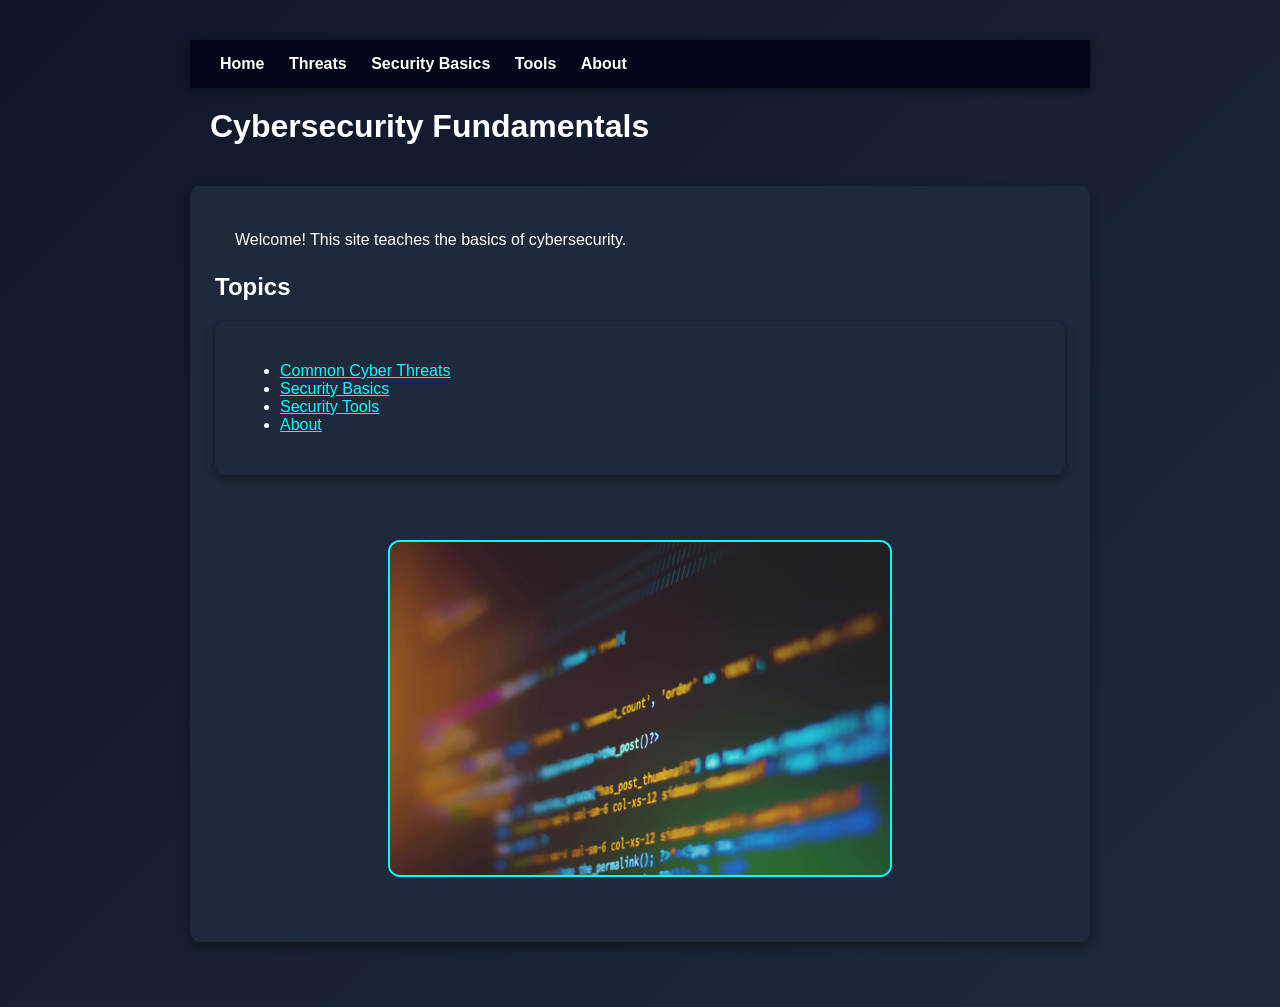
<file: index.html>
<!DOCTYPE html>
<html>

<main>
  
<nav>
<a href="index.html">Home</a>
<a href="threats.html">Threats</a>
<a href="security-basics.html">Security Basics</a>
<a href="tools.html">Tools</a>
<a href="about.html">About</a>
</nav>

<head>
  <title>Cybersecurity Fundamentals</title>
  <link rel="stylesheet" href="styles.css">
</head>

<body>

<h1>Cybersecurity Fundamentals</h1>
<section>
<p>Welcome! This site teaches the basics of cybersecurity.</p>

<h2>Topics</h2>

  <section>
<ul>
<li><a href="threats.html">Common Cyber Threats</a></li>
<li><a href="security-basics.html">Security Basics</a></li>
<li><a href="tools.html">Security Tools</a></li>
<li><a href="about.html">About</a></li>
</ul>
    </section>


<div class="footer-image-container">
    <img src="images/codescreen.jpg" alt="Cybersecurity illustration" class="centered-footer-img">
</div>

</body>

</main>

</html>
</file>
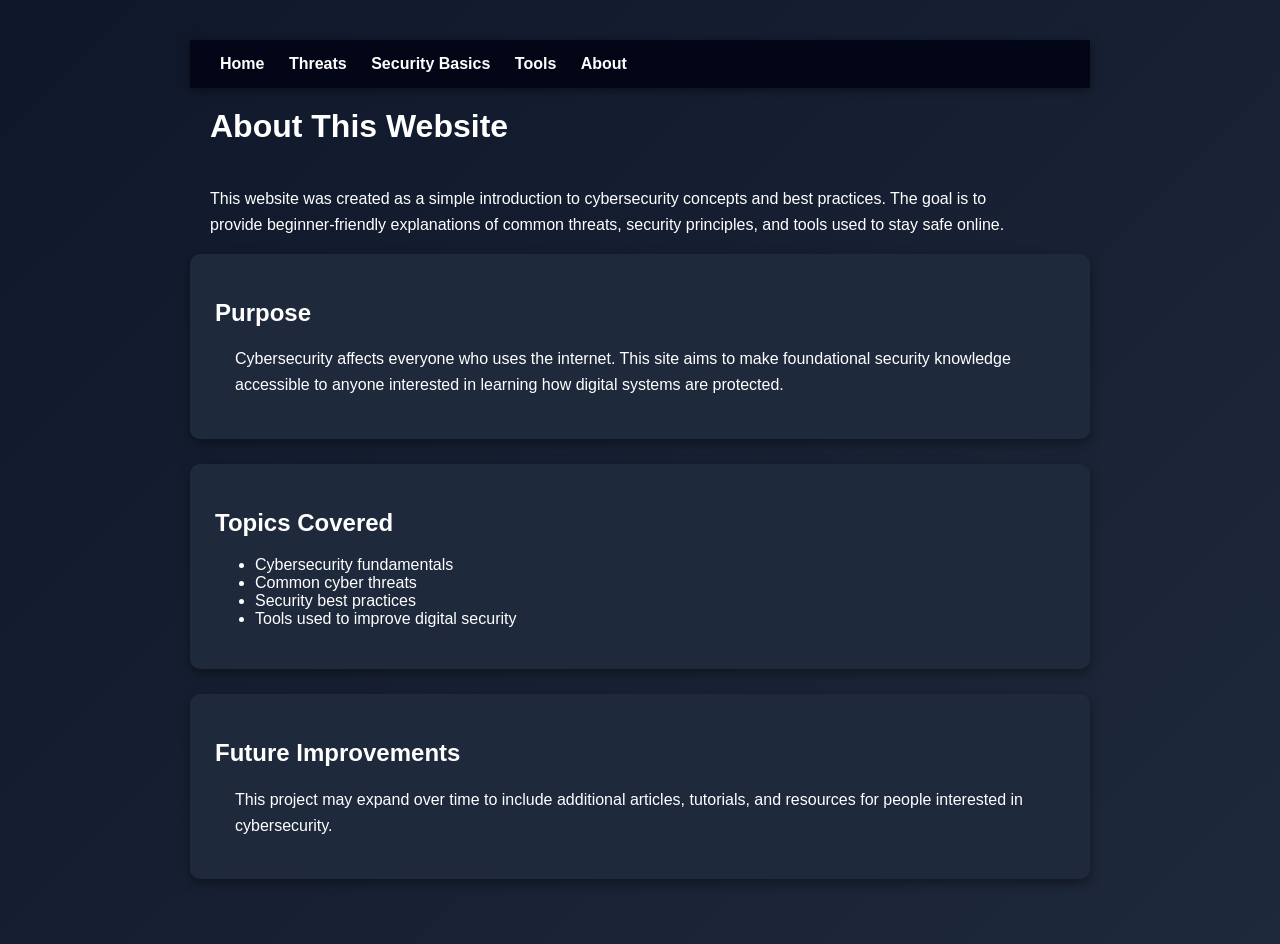
<file: about.html>
<!DOCTYPE html>
<html>

<main>
  
<head>
<title>About</title>
<link rel="stylesheet" href="styles.css">
</head>

<body>

<nav>
<a href="index.html">Home</a>
<a href="threats.html">Threats</a>
<a href="security-basics.html">Security Basics</a>
<a href="tools.html">Tools</a>
<a href="about.html">About</a>
</nav>

<h1>About This Website</h1>

<p>This website was created as a simple introduction to cybersecurity concepts and best practices. The goal is to provide beginner-friendly explanations of common threats, security principles, and tools used to stay safe online.</p>

<section>
<h2>Purpose</h2>
<p>Cybersecurity affects everyone who uses the internet. This site aims to make foundational security knowledge accessible to anyone interested in learning how digital systems are protected.</p>
</section>
  
<section>
<h2>Topics Covered</h2>
<ul>
<li>Cybersecurity fundamentals</li>
<li>Common cyber threats</li>
<li>Security best practices</li>
<li>Tools used to improve digital security</li>
</ul>
</section>
  
<section>
<h2>Future Improvements</h2>
<p>This project may expand over time to include additional articles, tutorials, and resources for people interested in cybersecurity.</p>
</section>
  
</body>
</main>
</html>
</file>
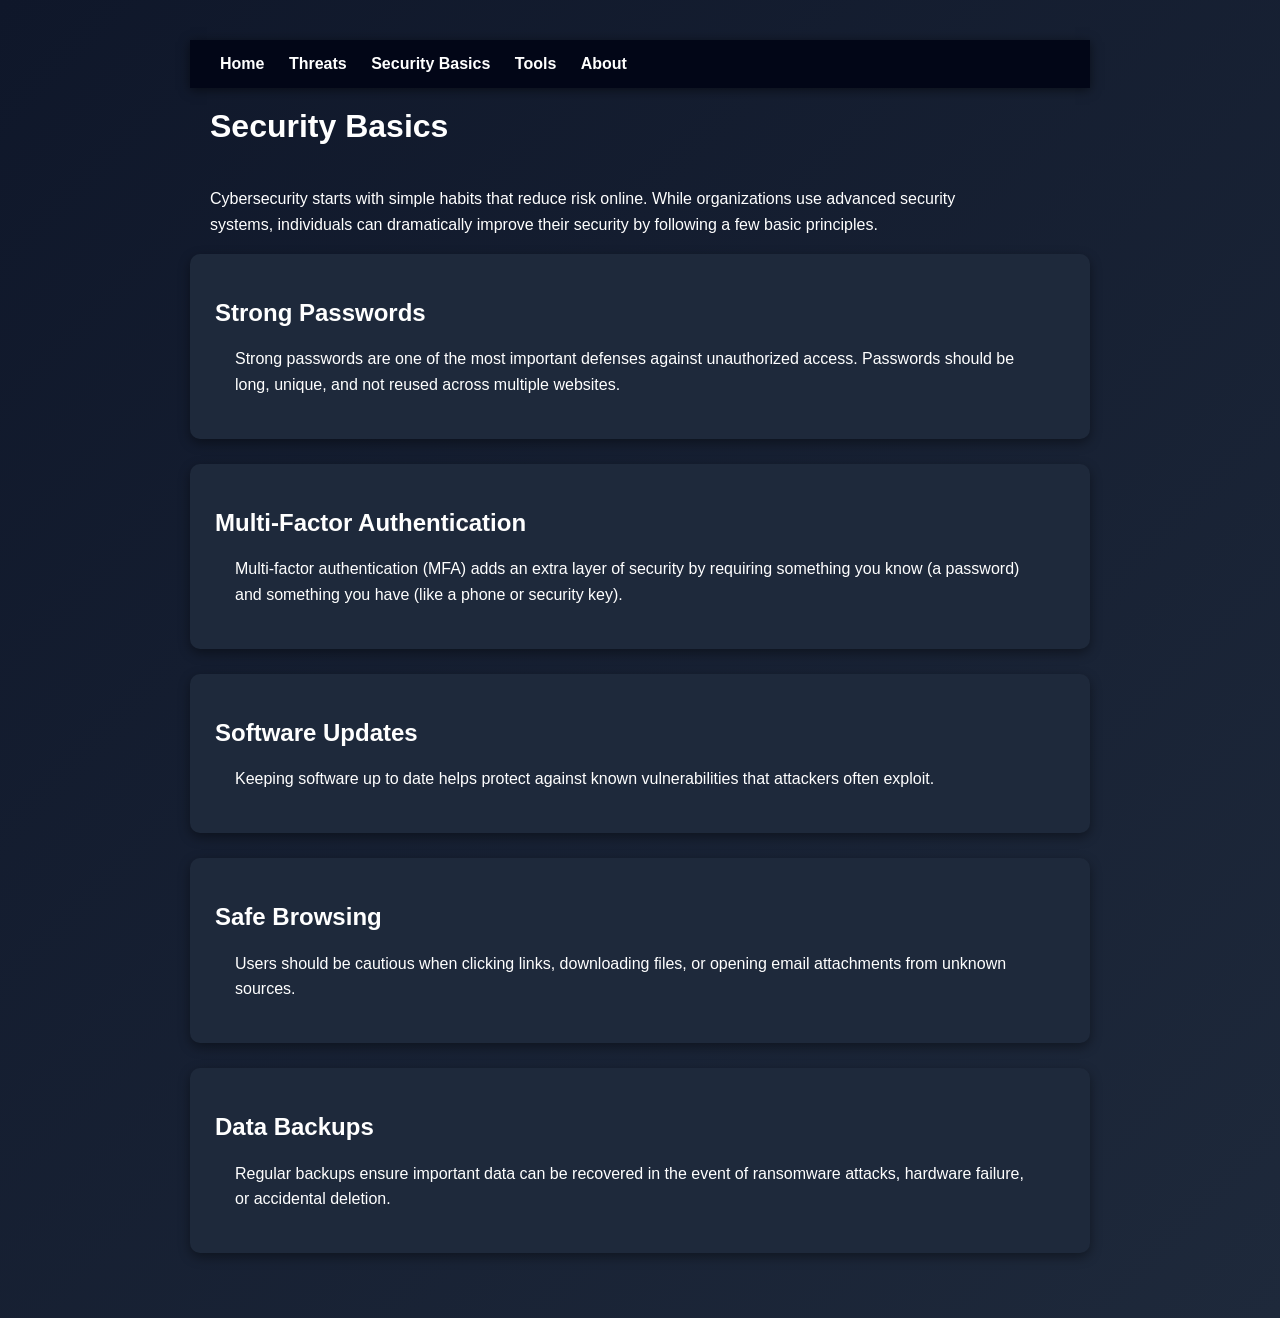
<file: security-basics.html>
<!DOCTYPE html>
<html>

<main>
  
<head>
<title>Security Basics</title>
<link rel="stylesheet" href="styles.css">
</head>

<body>

<nav>
<a href="index.html">Home</a>
<a href="threats.html">Threats</a>
<a href="security-basics.html">Security Basics</a>
<a href="tools.html">Tools</a>
<a href="about.html">About</a>
</nav>

<h1>Security Basics</h1>

<p>Cybersecurity starts with simple habits that reduce risk online. While organizations use advanced security systems, individuals can dramatically improve their security by following a few basic principles.</p>

<section>
<h2>Strong Passwords</h2>
<p>Strong passwords are one of the most important defenses against unauthorized access. Passwords should be long, unique, and not reused across multiple websites.</p>
</section>
  
<section>
<h2>Multi-Factor Authentication</h2>
<p>Multi-factor authentication (MFA) adds an extra layer of security by requiring something you know (a password) and something you have (like a phone or security key).</p>
</section>

<section>
<h2>Software Updates</h2>
<p>Keeping software up to date helps protect against known vulnerabilities that attackers often exploit.</p>
</section>

<section>
<h2>Safe Browsing</h2>
<p>Users should be cautious when clicking links, downloading files, or opening email attachments from unknown sources.</p>
</section>

<section>
<h2>Data Backups</h2>
<p>Regular backups ensure important data can be recovered in the event of ransomware attacks, hardware failure, or accidental deletion.</p>
</section>

</body>
</main>
</html>
</file>
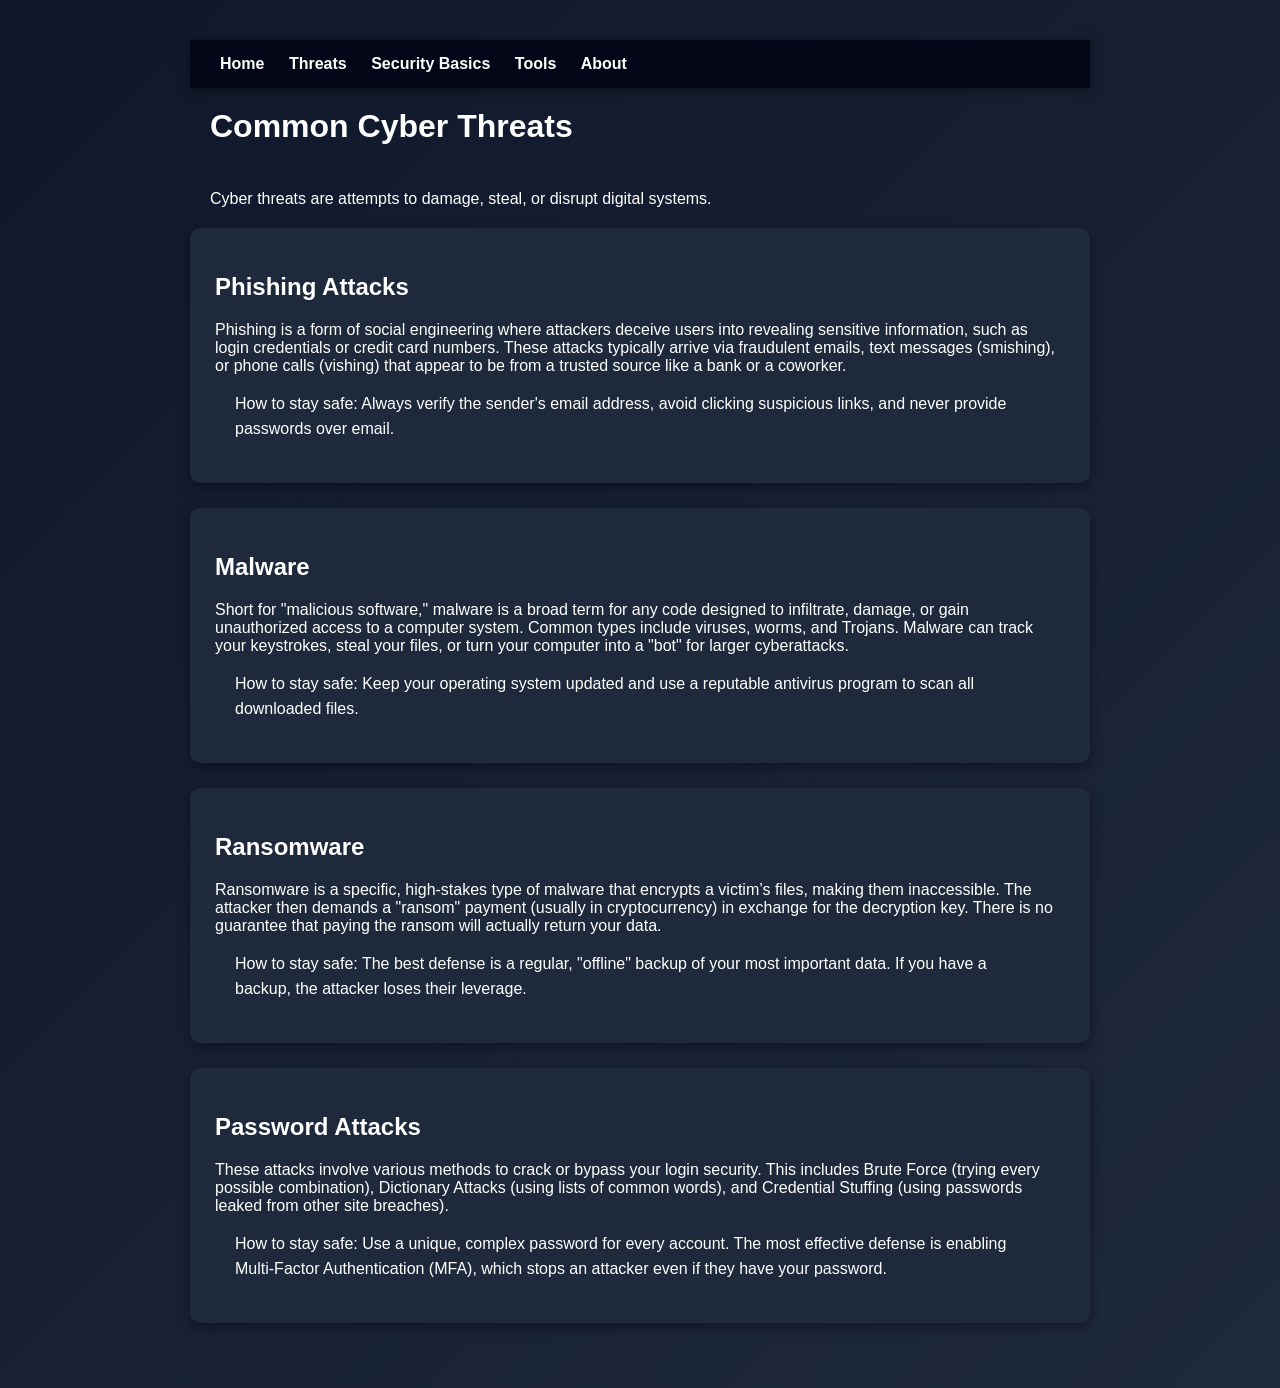
<file: threats.html>
<!DOCTYPE html>
<html>

<main>
<nav>
<a href="index.html">Home</a>
<a href="threats.html">Threats</a>
<a href="security-basics.html">Security Basics</a>
<a href="tools.html">Tools</a>
<a href="about.html">About</a>
</nav>
  
<head>
  <title>Common Cyber Threats</title>
  <link rel="stylesheet" href="styles.css">
</head>

<body>

<h1>Common Cyber Threats</h1>
<p>Cyber threats are attempts to damage, steal, or disrupt digital systems.</p>

<section>
<h2>Phishing Attacks</h2>
Phishing is a form of social engineering where attackers deceive users into revealing sensitive information, such as login credentials or credit card numbers. These attacks typically arrive via fraudulent emails, text messages (smishing), or phone calls (vishing) that appear to be from a trusted source like a bank or a coworker.
<p>How to stay safe: Always verify the sender's email address, avoid clicking suspicious links, and never provide passwords over email.</p>
</section>
  
<section>
<h2>Malware</h2>
Short for "malicious software," malware is a broad term for any code designed to infiltrate, damage, or gain unauthorized access to a computer system. Common types include viruses, worms, and Trojans. Malware can track your keystrokes, steal your files, or turn your computer into a "bot" for larger cyberattacks.
<p>How to stay safe: Keep your operating system updated and use a reputable antivirus program to scan all downloaded files.</p>
</section>
  
<section>
<h2>Ransomware</h2>
Ransomware is a specific, high-stakes type of malware that encrypts a victim’s files, making them inaccessible. The attacker then demands a "ransom" payment (usually in cryptocurrency) in exchange for the decryption key. There is no guarantee that paying the ransom will actually return your data.
<p>How to stay safe: The best defense is a regular, "offline" backup of your most important data. If you have a backup, the attacker loses their leverage.</p>
</section>
  
<section>
<h2>Password Attacks</h2>
These attacks involve various methods to crack or bypass your login security. This includes Brute Force (trying every possible combination), Dictionary Attacks (using lists of common words), and Credential Stuffing (using passwords leaked from other site breaches).
<p>How to stay safe: Use a unique, complex password for every account. The most effective defense is enabling Multi-Factor Authentication (MFA), which stops an attacker even if they have your password.</p>
</section>

</body>
</main> 
</html>
</file>
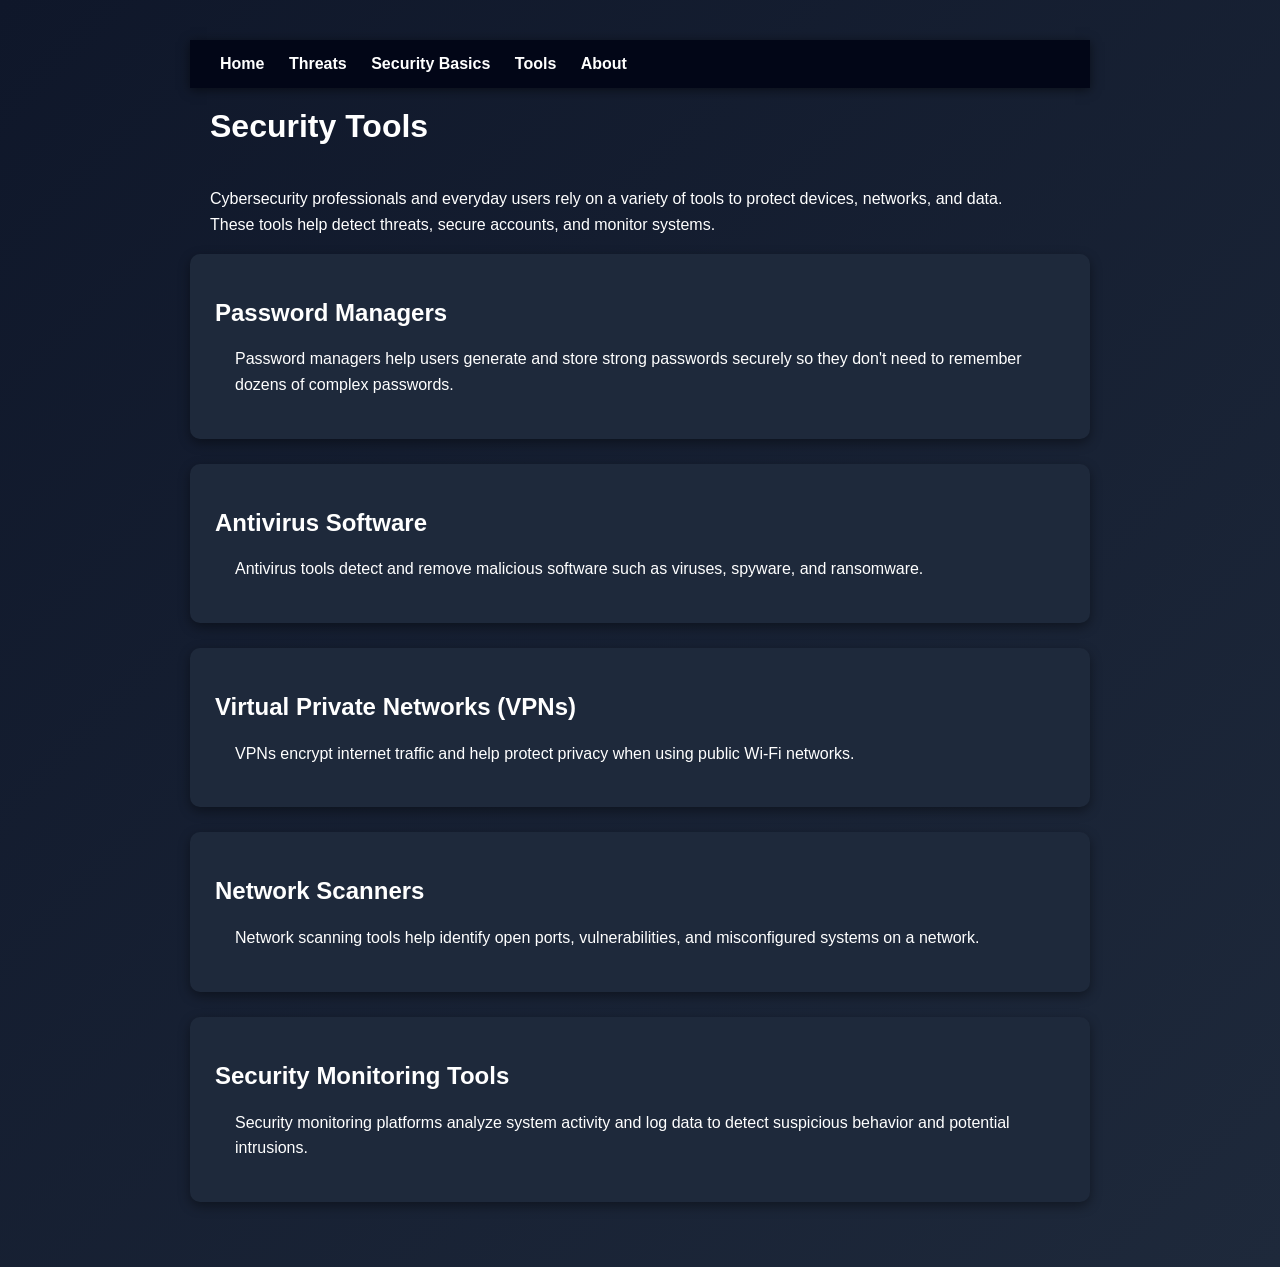
<file: tools.html>
<!DOCTYPE html>
<html>
<main>
<head>
<title>Security Tools</title>
<link rel="stylesheet" href="styles.css">
</head>

<body>

<nav>
<a href="index.html">Home</a>
<a href="threats.html">Threats</a>
<a href="security-basics.html">Security Basics</a>
<a href="tools.html">Tools</a>
<a href="about.html">About</a>
</nav>

<h1>Security Tools</h1>

<p>Cybersecurity professionals and everyday users rely on a variety of tools to protect devices, networks, and data. These tools help detect threats, secure accounts, and monitor systems.</p>

<section>
<h2>Password Managers</h2>
<p>Password managers help users generate and store strong passwords securely so they don't need to remember dozens of complex passwords.</p>
</section>

<section>
<h2>Antivirus Software</h2>
<p>Antivirus tools detect and remove malicious software such as viruses, spyware, and ransomware.</p>
</section>
  
<section>
<h2>Virtual Private Networks (VPNs)</h2>
<p>VPNs encrypt internet traffic and help protect privacy when using public Wi-Fi networks.</p>
</section>

<section> 
<h2>Network Scanners</h2>
<p>Network scanning tools help identify open ports, vulnerabilities, and misconfigured systems on a network.</p>
</section>

<section> 
<h2>Security Monitoring Tools</h2>
<p>Security monitoring platforms analyze system activity and log data to detect suspicious behavior and potential intrusions.</p>
</section>
  
</body>
</main>
</html>
</file>
<file: styles.css>
body {
font-family: Arial, sans-serif;
margin: 0;
background: linear-gradient(135deg, #0f172a, #1e293b);
color: white;
}

nav {
background-color: #020617;
padding: 15px 30px;
box-shadow: 0 2px 10px rgba(0,0,0,0.5);
}

nav a {
color: white;
margin-right: 20px;
text-decoration: none;
font-weight: bold;
}

nav a:hover {
color: #38bdf8;
}

h1 {
padding: 20px;
margin-top: 0;
}

p {
padding: 0 20px;
max-width: 800px;
line-height: 1.6;
}

main {
max-width: 900px;
margin: auto;
padding: 40px 20px;
}

section {
background: #1e293b;
padding: 25px;
margin-bottom: 25px;
border-radius: 10px;
box-shadow: 0 4px 12px rgba(0,0,0,0.4);
}

/* The main link color */
a {
    color: #00FFFF; /* Cyan - stands out great on dark blue */
    text-decoration: underline;
    transition: color 0.2s ease; /* Makes the color change smooth */
}

/* When the user hovers their mouse */
a:hover {
    color: #FFFFFF; /* Turns white when hovered */
    text-decoration: none;
}

/* After the link has been clicked */
a:visited {
    color: #D1D1D1; /* Light gray so they know they've been there */
}

.footer-image-container {
    text-align: center;    /* This centers the image horizontally */
    padding: 40px 0;       /* Adds some "breathing room" at the bottom */
    width: 100%;
}

.centered-footer-img {
    width: 100%;
    max-width: 500px;        /* Keeps it from touching the edges */
    height: auto;          /* Maintains the image's proportions */
    border-radius: 12px;   /* Optional: gives it nice rounded corners */
    border: 2px solid #00FFFF; /* Optional: adds a cyan border to match your links */
    display: block;        /* Helps with centering */
    margin: 0 auto;        /* Centers it within its container */
}
</file>
